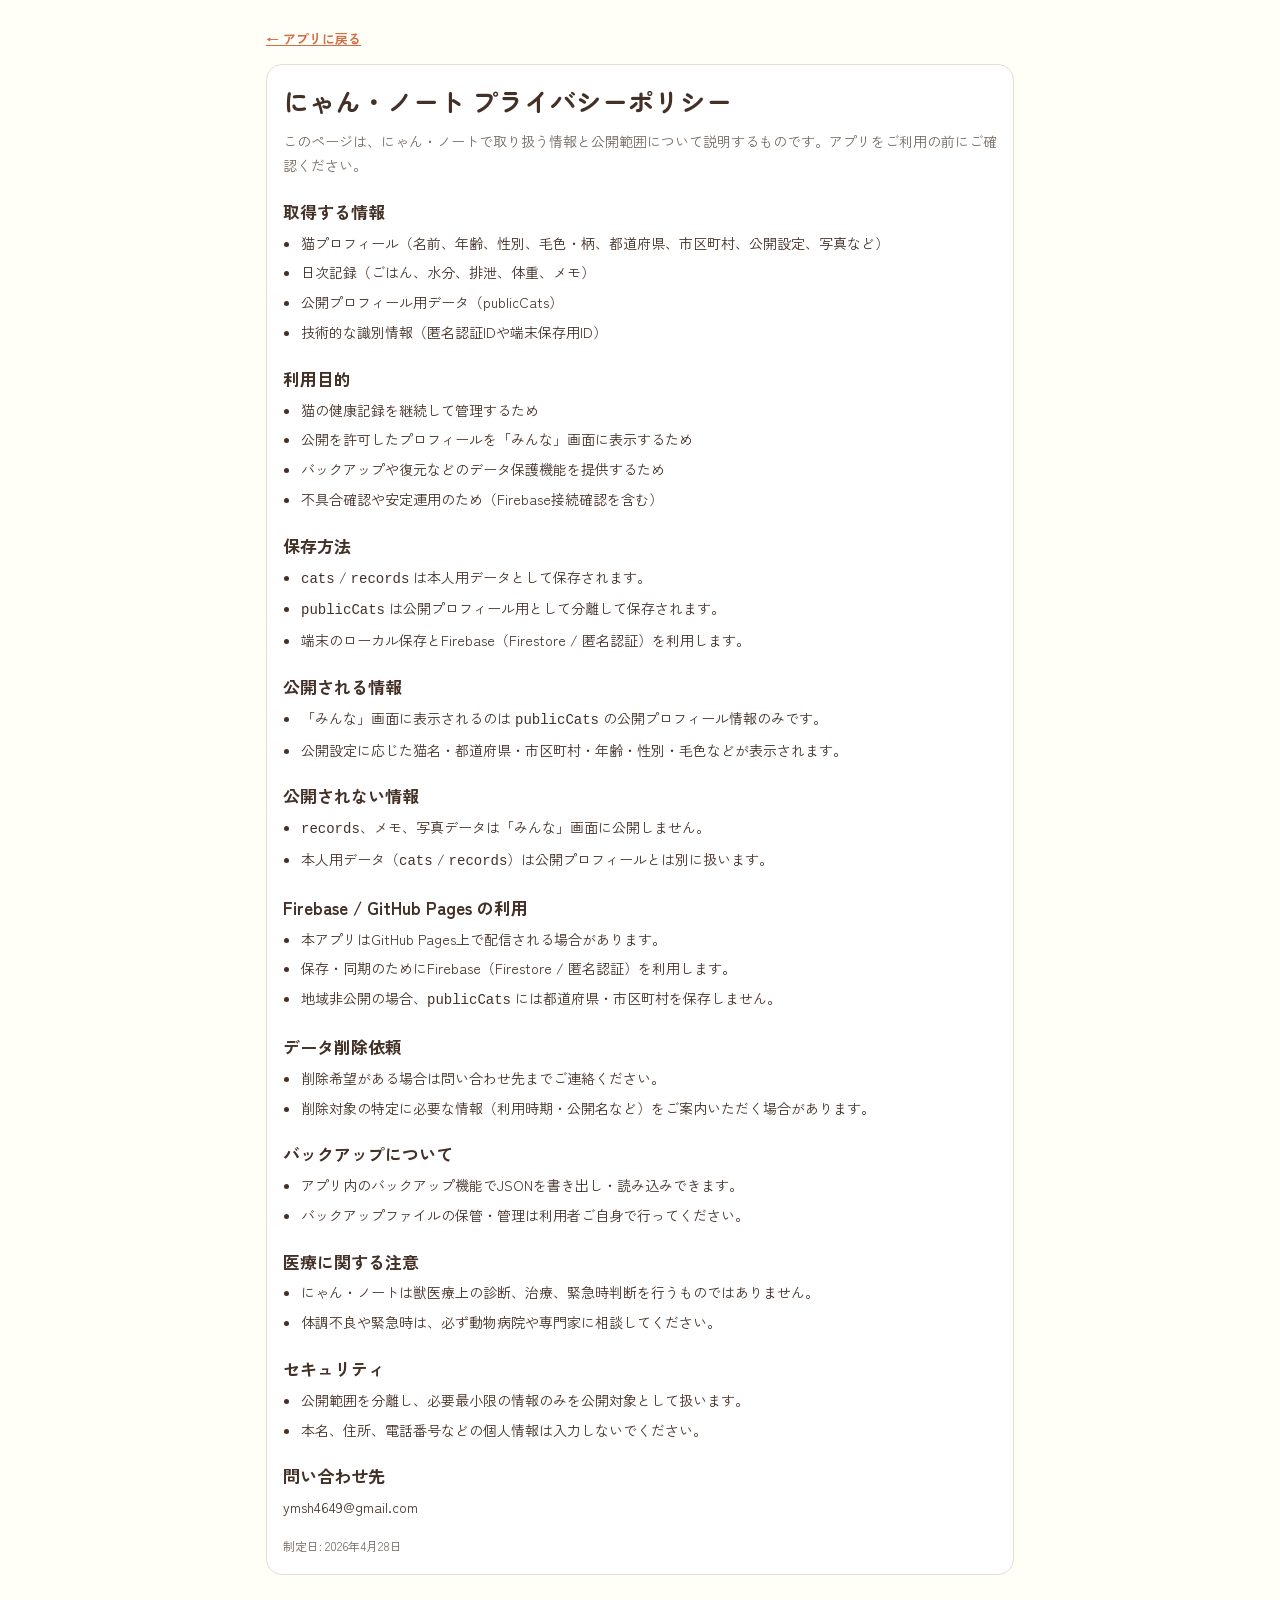
<file: privacy.html>
<!doctype html>
<html lang="ja">
  <head>
    <meta charset="UTF-8" />
    <meta name="viewport" content="width=device-width, initial-scale=1.0" />
    <title>にゃん・ノート プライバシーポリシー</title>
    <link rel="preconnect" href="https://fonts.googleapis.com" />
    <link rel="preconnect" href="https://fonts.gstatic.com" crossorigin />
    <link
      href="https://fonts.googleapis.com/css2?family=Zen+Kaku+Gothic+New:wght@400;500;700&family=Zen+Maru+Gothic:wght@400;700&display=swap"
      rel="stylesheet"
    />
    <style>
      :root {
        --bg: #fffef7;
        --card: #fff;
        --ink: #433026;
        --ink-soft: #766b62;
        --line: #e7ded1;
        --accent: #d46d47;
      }

      * {
        box-sizing: border-box;
      }

      body {
        margin: 0;
        background: var(--bg);
        color: var(--ink);
        font-family: "Zen Kaku Gothic New", system-ui, -apple-system, sans-serif;
        line-height: 1.7;
      }

      .wrap {
        max-width: 780px;
        margin: 0 auto;
        padding: 24px 16px 40px;
      }

      .card {
        background: var(--card);
        border: 1px solid var(--line);
        border-radius: 16px;
        padding: 18px 16px;
      }

      h1 {
        margin: 0 0 12px;
        font-family: "Zen Maru Gothic", "Zen Kaku Gothic New", sans-serif;
        font-size: 26px;
        line-height: 1.35;
      }

      h2 {
        margin: 22px 0 8px;
        font-size: 17px;
        line-height: 1.4;
      }

      p,
      ul {
        margin: 0;
        font-size: 14px;
      }

      ul {
        padding-left: 18px;
        display: grid;
        gap: 6px;
      }

      .lead {
        color: var(--ink-soft);
        margin-bottom: 14px;
      }

      .meta {
        margin-top: 16px;
        color: var(--ink-soft);
        font-size: 12px;
      }

      a {
        color: var(--accent);
      }

      .back-link {
        display: inline-block;
        margin-bottom: 14px;
        font-size: 13px;
        font-weight: 700;
        text-decoration: underline;
      }

      @media (max-width: 480px) {
        .wrap {
          padding: 18px 12px 28px;
        }

        .card {
          padding: 14px 12px;
          border-radius: 14px;
        }

        h1 {
          font-size: 22px;
        }

        h2 {
          font-size: 16px;
        }
      }
    </style>
  </head>
  <body>
    <main class="wrap">
      <a class="back-link" href="./index.html">← アプリに戻る</a>
      <article class="card">
        <h1>にゃん・ノート プライバシーポリシー</h1>
        <p class="lead">
          このページは、にゃん・ノートで取り扱う情報と公開範囲について説明するものです。アプリをご利用の前にご確認ください。
        </p>

        <h2>取得する情報</h2>
        <ul>
          <li>猫プロフィール（名前、年齢、性別、毛色・柄、都道府県、市区町村、公開設定、写真など）</li>
          <li>日次記録（ごはん、水分、排泄、体重、メモ）</li>
          <li>公開プロフィール用データ（publicCats）</li>
          <li>技術的な識別情報（匿名認証IDや端末保存用ID）</li>
        </ul>

        <h2>利用目的</h2>
        <ul>
          <li>猫の健康記録を継続して管理するため</li>
          <li>公開を許可したプロフィールを「みんな」画面に表示するため</li>
          <li>バックアップや復元などのデータ保護機能を提供するため</li>
          <li>不具合確認や安定運用のため（Firebase接続確認を含む）</li>
        </ul>

        <h2>保存方法</h2>
        <ul>
          <li><code>cats</code> / <code>records</code> は本人用データとして保存されます。</li>
          <li><code>publicCats</code> は公開プロフィール用として分離して保存されます。</li>
          <li>端末のローカル保存とFirebase（Firestore / 匿名認証）を利用します。</li>
        </ul>

        <h2>公開される情報</h2>
        <ul>
          <li>「みんな」画面に表示されるのは <code>publicCats</code> の公開プロフィール情報のみです。</li>
          <li>公開設定に応じた猫名・都道府県・市区町村・年齢・性別・毛色などが表示されます。</li>
        </ul>

        <h2>公開されない情報</h2>
        <ul>
          <li><code>records</code>、メモ、写真データは「みんな」画面に公開しません。</li>
          <li>本人用データ（<code>cats</code> / <code>records</code>）は公開プロフィールとは別に扱います。</li>
        </ul>

        <h2>Firebase / GitHub Pages の利用</h2>
        <ul>
          <li>本アプリはGitHub Pages上で配信される場合があります。</li>
          <li>保存・同期のためにFirebase（Firestore / 匿名認証）を利用します。</li>
          <li>地域非公開の場合、<code>publicCats</code> には都道府県・市区町村を保存しません。</li>
        </ul>

        <h2>データ削除依頼</h2>
        <ul>
          <li>削除希望がある場合は問い合わせ先までご連絡ください。</li>
          <li>削除対象の特定に必要な情報（利用時期・公開名など）をご案内いただく場合があります。</li>
        </ul>

        <h2>バックアップについて</h2>
        <ul>
          <li>アプリ内のバックアップ機能でJSONを書き出し・読み込みできます。</li>
          <li>バックアップファイルの保管・管理は利用者ご自身で行ってください。</li>
        </ul>

        <h2>医療に関する注意</h2>
        <ul>
          <li>にゃん・ノートは獣医療上の診断、治療、緊急時判断を行うものではありません。</li>
          <li>体調不良や緊急時は、必ず動物病院や専門家に相談してください。</li>
        </ul>

        <h2>セキュリティ</h2>
        <ul>
          <li>公開範囲を分離し、必要最小限の情報のみを公開対象として扱います。</li>
          <li>本名、住所、電話番号などの個人情報は入力しないでください。</li>
        </ul>

        <h2>問い合わせ先</h2>
        <p>ymsh4649@gmail.com</p>

        <p class="meta">制定日: 2026年4月28日</p>
      </article>
    </main>
  </body>
</html>
</file>
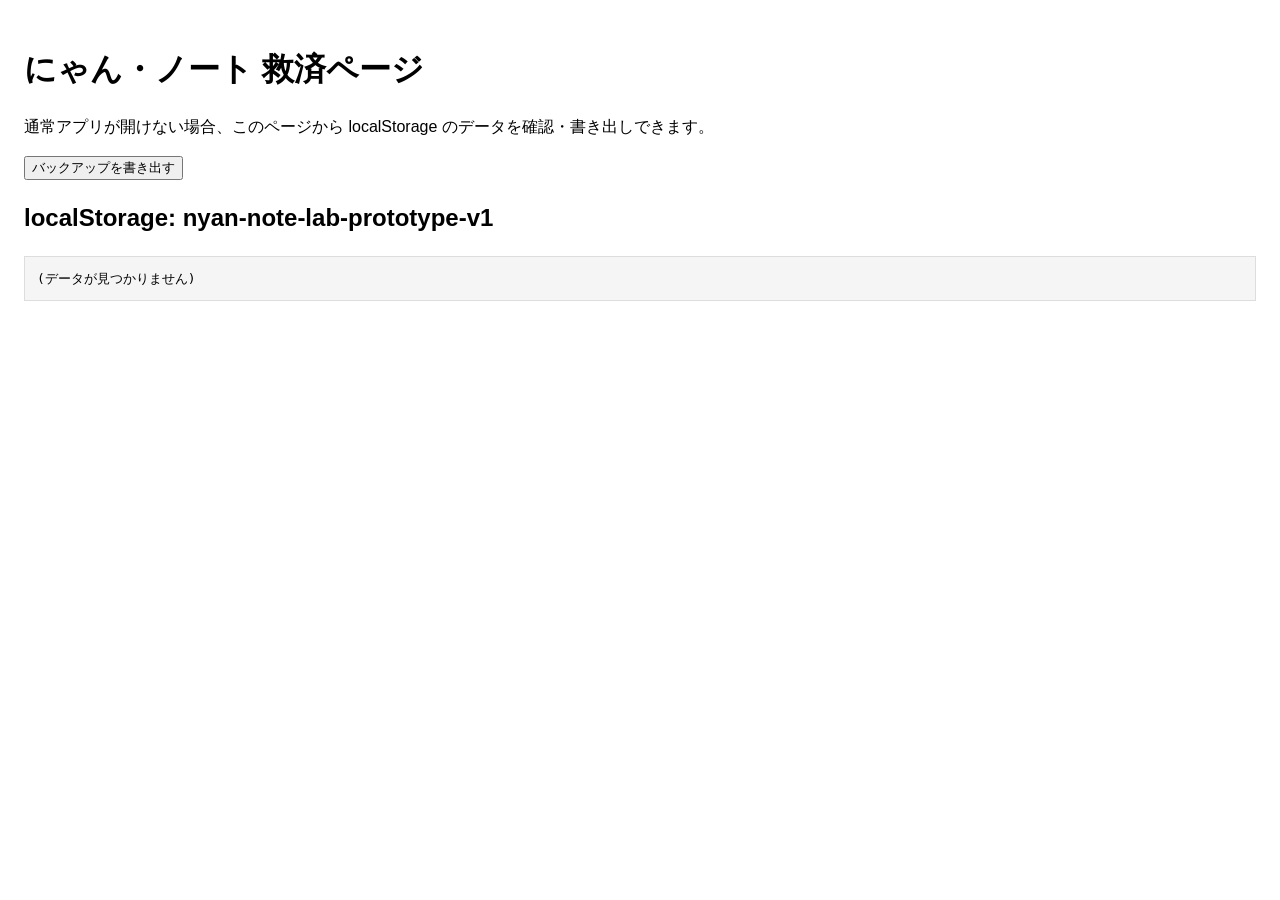
<file: rescue.html>
<!doctype html>
<html lang="ja">
  <head>
    <meta charset="UTF-8" />
    <meta name="viewport" content="width=device-width, initial-scale=1.0" />
    <title>にゃん・ノート 救済バックアップ</title>
  </head>
  <body style="font-family: sans-serif; padding: 16px; line-height: 1.5">
    <h1>にゃん・ノート 救済ページ</h1>
    <p>通常アプリが開けない場合、このページから localStorage のデータを確認・書き出しできます。</p>
    <button id="exportBtn">バックアップを書き出す</button>
    <h2>localStorage: nyan-note-lab-prototype-v1</h2>
    <pre id="raw" style="white-space: pre-wrap; background: #f5f5f5; padding: 12px; border: 1px solid #ddd"></pre>

    <script>
      const STORAGE_KEY = "nyan-note-lab-prototype-v1";
      const rawEl = document.getElementById("raw");
      const exportBtn = document.getElementById("exportBtn");

      function getDateStamp() {
        const d = new Date();
        const y = d.getFullYear();
        const m = String(d.getMonth() + 1).padStart(2, "0");
        const day = String(d.getDate()).padStart(2, "0");
        return `${y}${m}${day}`;
      }

      function readRaw() {
        try {
          return localStorage.getItem(STORAGE_KEY);
        } catch (e) {
          return null;
        }
      }

      const raw = readRaw();
      rawEl.textContent = raw || "(データが見つかりません)";

      exportBtn.addEventListener("click", () => {
        const currentRaw = readRaw();
        if (!currentRaw) {
          alert("バックアップ対象データがありません。");
          return;
        }
        const blob = new Blob([currentRaw], { type: "application/json" });
        const url = URL.createObjectURL(blob);
        const a = document.createElement("a");
        a.href = url;
        a.download = `nyan-note-rescue-backup-${getDateStamp()}.json`;
        document.body.appendChild(a);
        a.click();
        document.body.removeChild(a);
        URL.revokeObjectURL(url);
      });
    </script>
  </body>
</html>
</file>
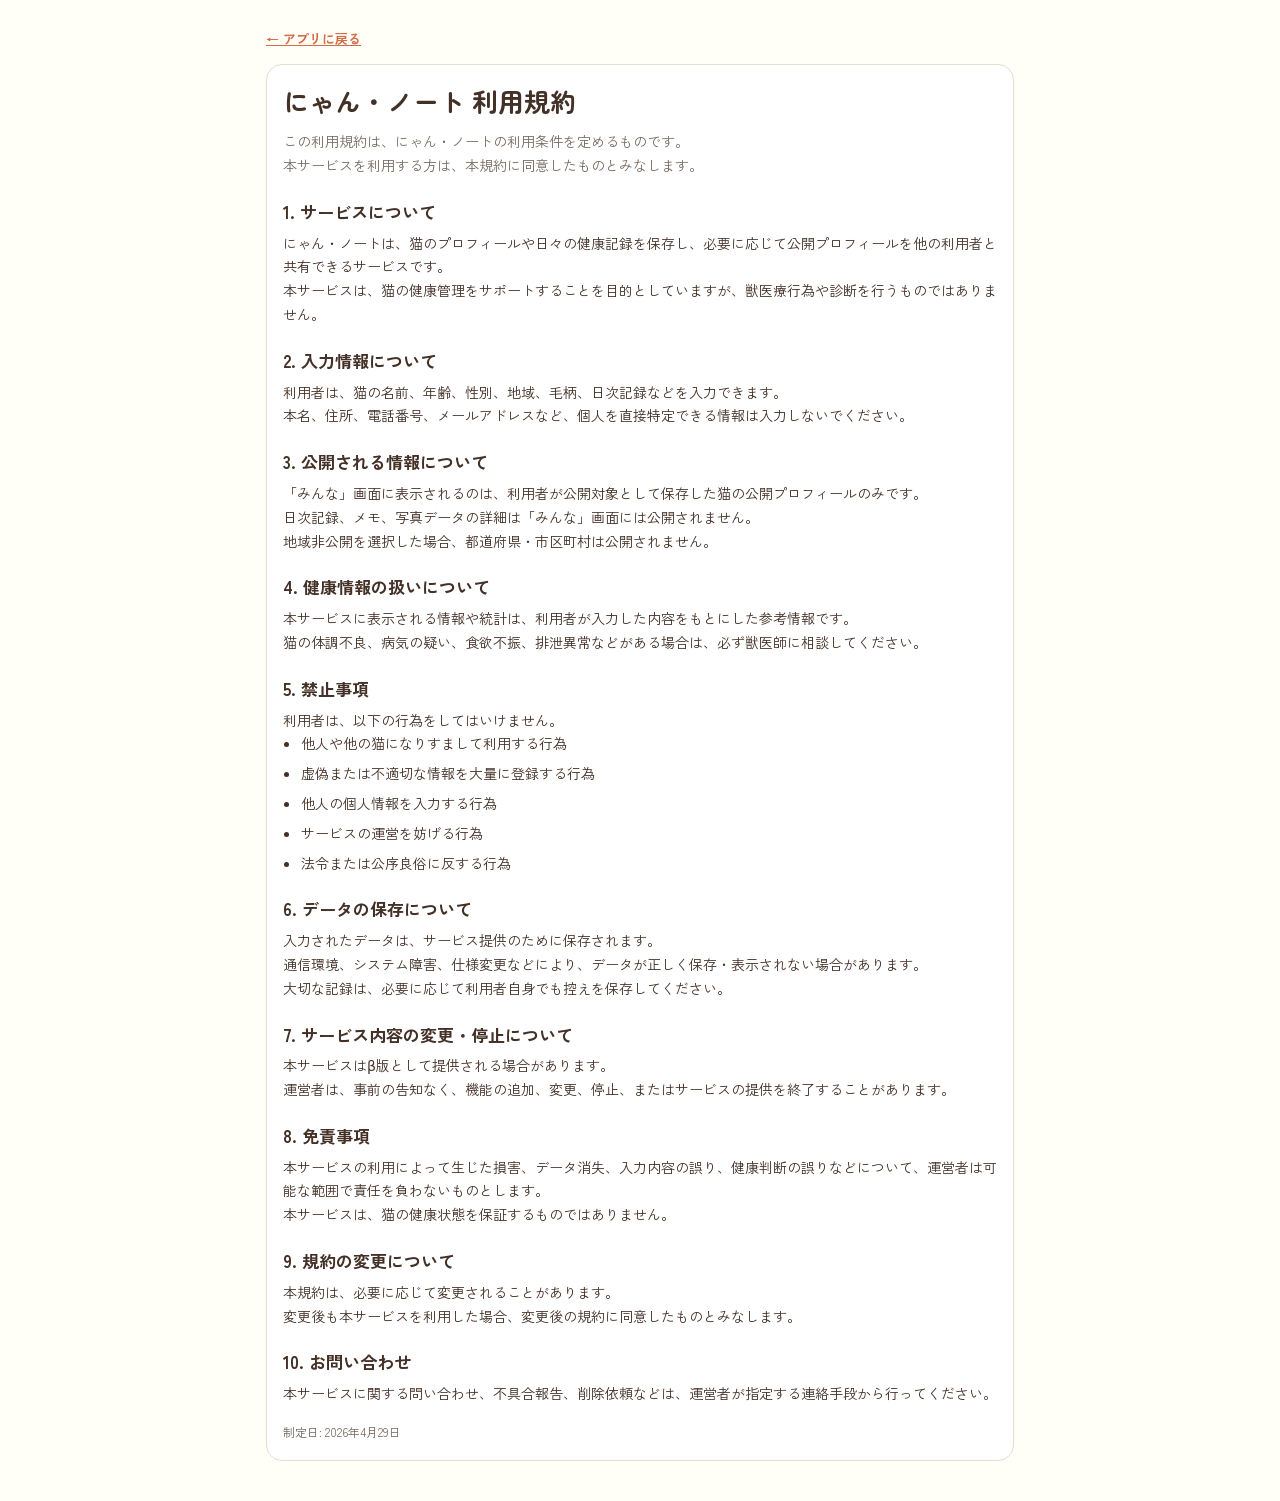
<file: terms.html>
<!doctype html>
<html lang="ja">
  <head>
    <meta charset="UTF-8" />
    <meta name="viewport" content="width=device-width, initial-scale=1.0" />
    <title>にゃん・ノート 利用規約</title>
    <link rel="preconnect" href="https://fonts.googleapis.com" />
    <link rel="preconnect" href="https://fonts.gstatic.com" crossorigin />
    <link
      href="https://fonts.googleapis.com/css2?family=Zen+Kaku+Gothic+New:wght@400;500;700&family=Zen+Maru+Gothic:wght@400;700&display=swap"
      rel="stylesheet"
    />
    <style>
      :root {
        --bg: #fffef7;
        --card: #fff;
        --ink: #433026;
        --ink-soft: #766b62;
        --line: #e7ded1;
        --accent: #d46d47;
      }

      * {
        box-sizing: border-box;
      }

      body {
        margin: 0;
        background: var(--bg);
        color: var(--ink);
        font-family: "Zen Kaku Gothic New", system-ui, -apple-system, sans-serif;
        line-height: 1.7;
      }

      .wrap {
        max-width: 780px;
        margin: 0 auto;
        padding: 24px 16px 40px;
      }

      .card {
        background: var(--card);
        border: 1px solid var(--line);
        border-radius: 16px;
        padding: 18px 16px;
      }

      h1 {
        margin: 0 0 12px;
        font-family: "Zen Maru Gothic", "Zen Kaku Gothic New", sans-serif;
        font-size: 26px;
        line-height: 1.35;
      }

      h2 {
        margin: 22px 0 8px;
        font-size: 17px;
        line-height: 1.4;
      }

      p,
      ul {
        margin: 0;
        font-size: 14px;
      }

      ul {
        padding-left: 18px;
        display: grid;
        gap: 6px;
      }

      .lead {
        color: var(--ink-soft);
        margin-bottom: 14px;
      }

      .meta {
        margin-top: 16px;
        color: var(--ink-soft);
        font-size: 12px;
      }

      a {
        color: var(--accent);
      }

      .back-link {
        display: inline-block;
        margin-bottom: 14px;
        font-size: 13px;
        font-weight: 700;
        text-decoration: underline;
      }

      @media (max-width: 480px) {
        .wrap {
          padding: 18px 12px 28px;
        }

        .card {
          padding: 14px 12px;
          border-radius: 14px;
        }

        h1 {
          font-size: 22px;
        }

        h2 {
          font-size: 16px;
        }
      }
    </style>
  </head>
  <body>
    <main class="wrap">
      <a class="back-link" href="./index.html">← アプリに戻る</a>
      <article class="card">
        <h1>にゃん・ノート 利用規約</h1>
        <p class="lead">
          この利用規約は、にゃん・ノートの利用条件を定めるものです。<br />
          本サービスを利用する方は、本規約に同意したものとみなします。
        </p>

        <h2>1. サービスについて</h2>
        <p>にゃん・ノートは、猫のプロフィールや日々の健康記録を保存し、必要に応じて公開プロフィールを他の利用者と共有できるサービスです。</p>
        <p>本サービスは、猫の健康管理をサポートすることを目的としていますが、獣医療行為や診断を行うものではありません。</p>

        <h2>2. 入力情報について</h2>
        <p>利用者は、猫の名前、年齢、性別、地域、毛柄、日次記録などを入力できます。</p>
        <p>本名、住所、電話番号、メールアドレスなど、個人を直接特定できる情報は入力しないでください。</p>

        <h2>3. 公開される情報について</h2>
        <p>「みんな」画面に表示されるのは、利用者が公開対象として保存した猫の公開プロフィールのみです。</p>
        <p>日次記録、メモ、写真データの詳細は「みんな」画面には公開されません。</p>
        <p>地域非公開を選択した場合、都道府県・市区町村は公開されません。</p>

        <h2>4. 健康情報の扱いについて</h2>
        <p>本サービスに表示される情報や統計は、利用者が入力した内容をもとにした参考情報です。</p>
        <p>猫の体調不良、病気の疑い、食欲不振、排泄異常などがある場合は、必ず獣医師に相談してください。</p>

        <h2>5. 禁止事項</h2>
        <p>利用者は、以下の行為をしてはいけません。</p>
        <ul>
          <li>他人や他の猫になりすまして利用する行為</li>
          <li>虚偽または不適切な情報を大量に登録する行為</li>
          <li>他人の個人情報を入力する行為</li>
          <li>サービスの運営を妨げる行為</li>
          <li>法令または公序良俗に反する行為</li>
        </ul>

        <h2>6. データの保存について</h2>
        <p>入力されたデータは、サービス提供のために保存されます。</p>
        <p>通信環境、システム障害、仕様変更などにより、データが正しく保存・表示されない場合があります。</p>
        <p>大切な記録は、必要に応じて利用者自身でも控えを保存してください。</p>

        <h2>7. サービス内容の変更・停止について</h2>
        <p>本サービスはβ版として提供される場合があります。</p>
        <p>運営者は、事前の告知なく、機能の追加、変更、停止、またはサービスの提供を終了することがあります。</p>

        <h2>8. 免責事項</h2>
        <p>本サービスの利用によって生じた損害、データ消失、入力内容の誤り、健康判断の誤りなどについて、運営者は可能な範囲で責任を負わないものとします。</p>
        <p>本サービスは、猫の健康状態を保証するものではありません。</p>

        <h2>9. 規約の変更について</h2>
        <p>本規約は、必要に応じて変更されることがあります。</p>
        <p>変更後も本サービスを利用した場合、変更後の規約に同意したものとみなします。</p>

        <h2>10. お問い合わせ</h2>
        <p>本サービスに関する問い合わせ、不具合報告、削除依頼などは、運営者が指定する連絡手段から行ってください。</p>

<p class="meta">制定日: 2026年4月29日</p>
      </article>
    </main>
  </body>
</html>
</file>
